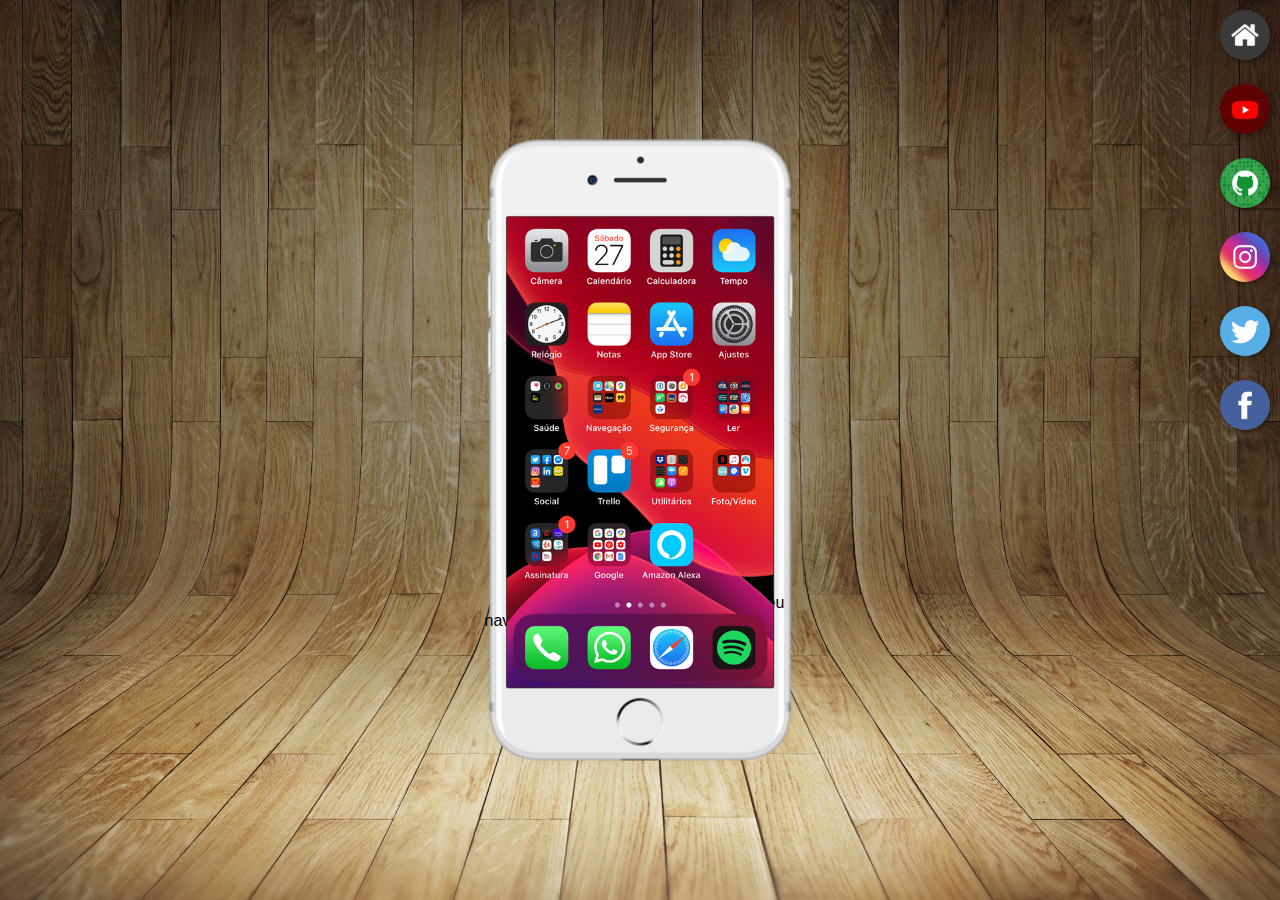
<file: index.html>
<!DOCTYPE html>
<html lang="pt-br">
<head>
    <meta charset="UTF-8">
    <meta name="viewport" content="width=device-width, initial-scale=1.0">
    <link rel="shortcut icon" href="favicon.ico" type="image/x-icon">
    <link rel="stylesheet" href="estilos/style.css">
    <title>Projeto Redes Sociais</title>
<body>

    <main>

        <section id="telefone">
            <iframe src="home.html" name="tela" id="tela" frameborder="0"></iframe>
            Seu navegador não é compativiel com isso




        </section>

        <section id="redes-sociais">
            <a href="home.html" target="tela"><img src="imagens/logo-home.jpg" alt="Home"></a><br>
            <a href="youtube.html" target="tela"><img src="imagens/logo-youtube.jpg" alt="YouTube"></a><br>
            <a href="github.html" target="tela"><img src="imagens/logo-github.jpg" alt="Github"></a><br>
            <a href="#" target="tela"><img src="imagens/logo-instagram.jpg" alt="Instagram"></a><br>
            <a href="#" target="tela"><img src="imagens/logo-twitter.jpg" alt="Twitter"></a><br>
            <a href="#" target="tela"><img src="imagens/logo-facebook.jpg" alt="Facebook"></a>
        </section>




    </main>
    
</body>
</html>
</file>
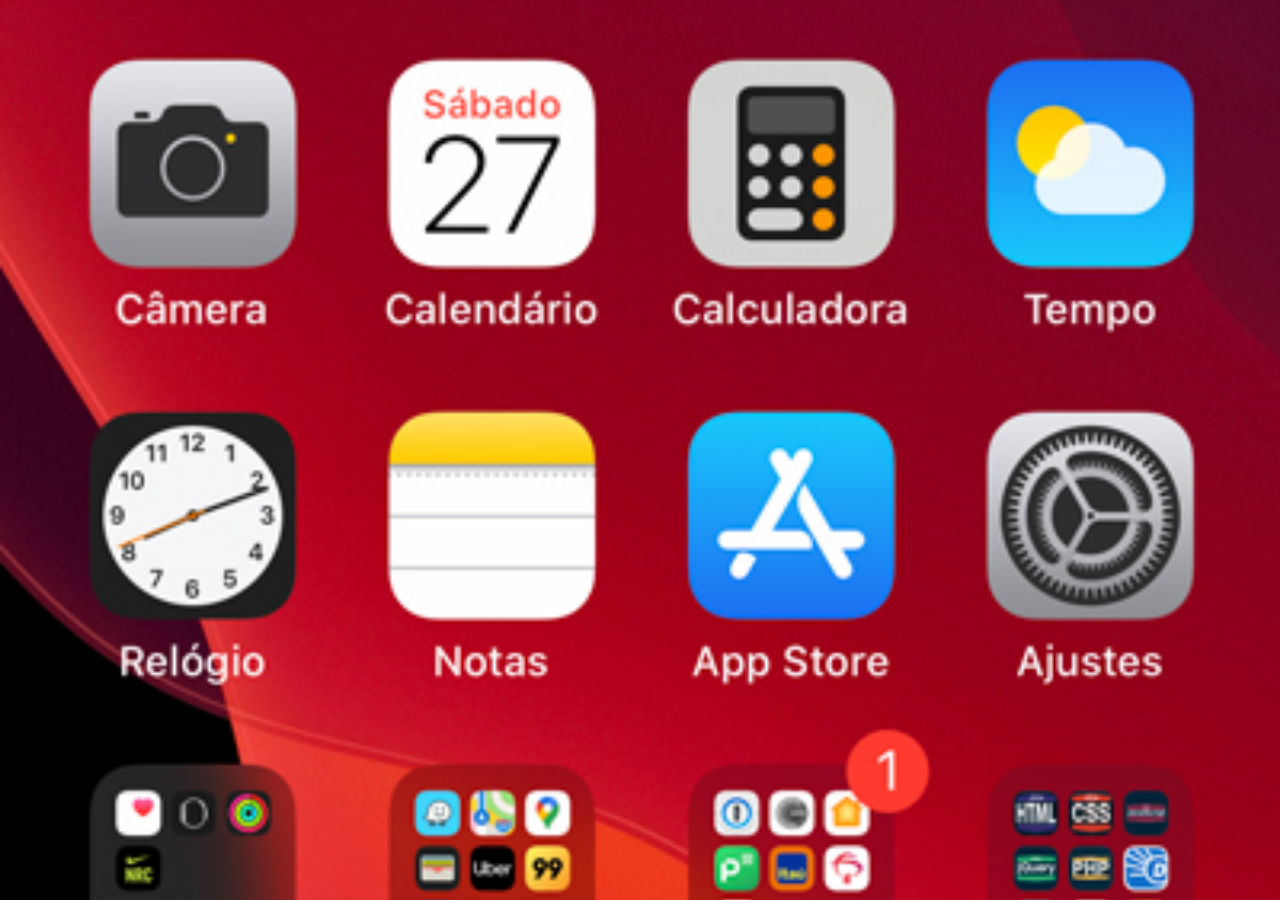
<file: home.html>
<!DOCTYPE html>
<html lang="pt-br">
<head>
    <meta charset="UTF-8">
    <meta name="viewport" content="width=device-width, initial-scale=1.0">
    <title>Home</title>
    
</head>
<style>

    *{
        margin: 0px;
        padding: 0px;
    }

    body{
        width: 100vw;
        height: 100vh;
        background: black url('imagens/tela-home.jpg') no-repeat top center;
        background-size: cover;
     }




</style>
<body>
    
</body>
</html>
</file>
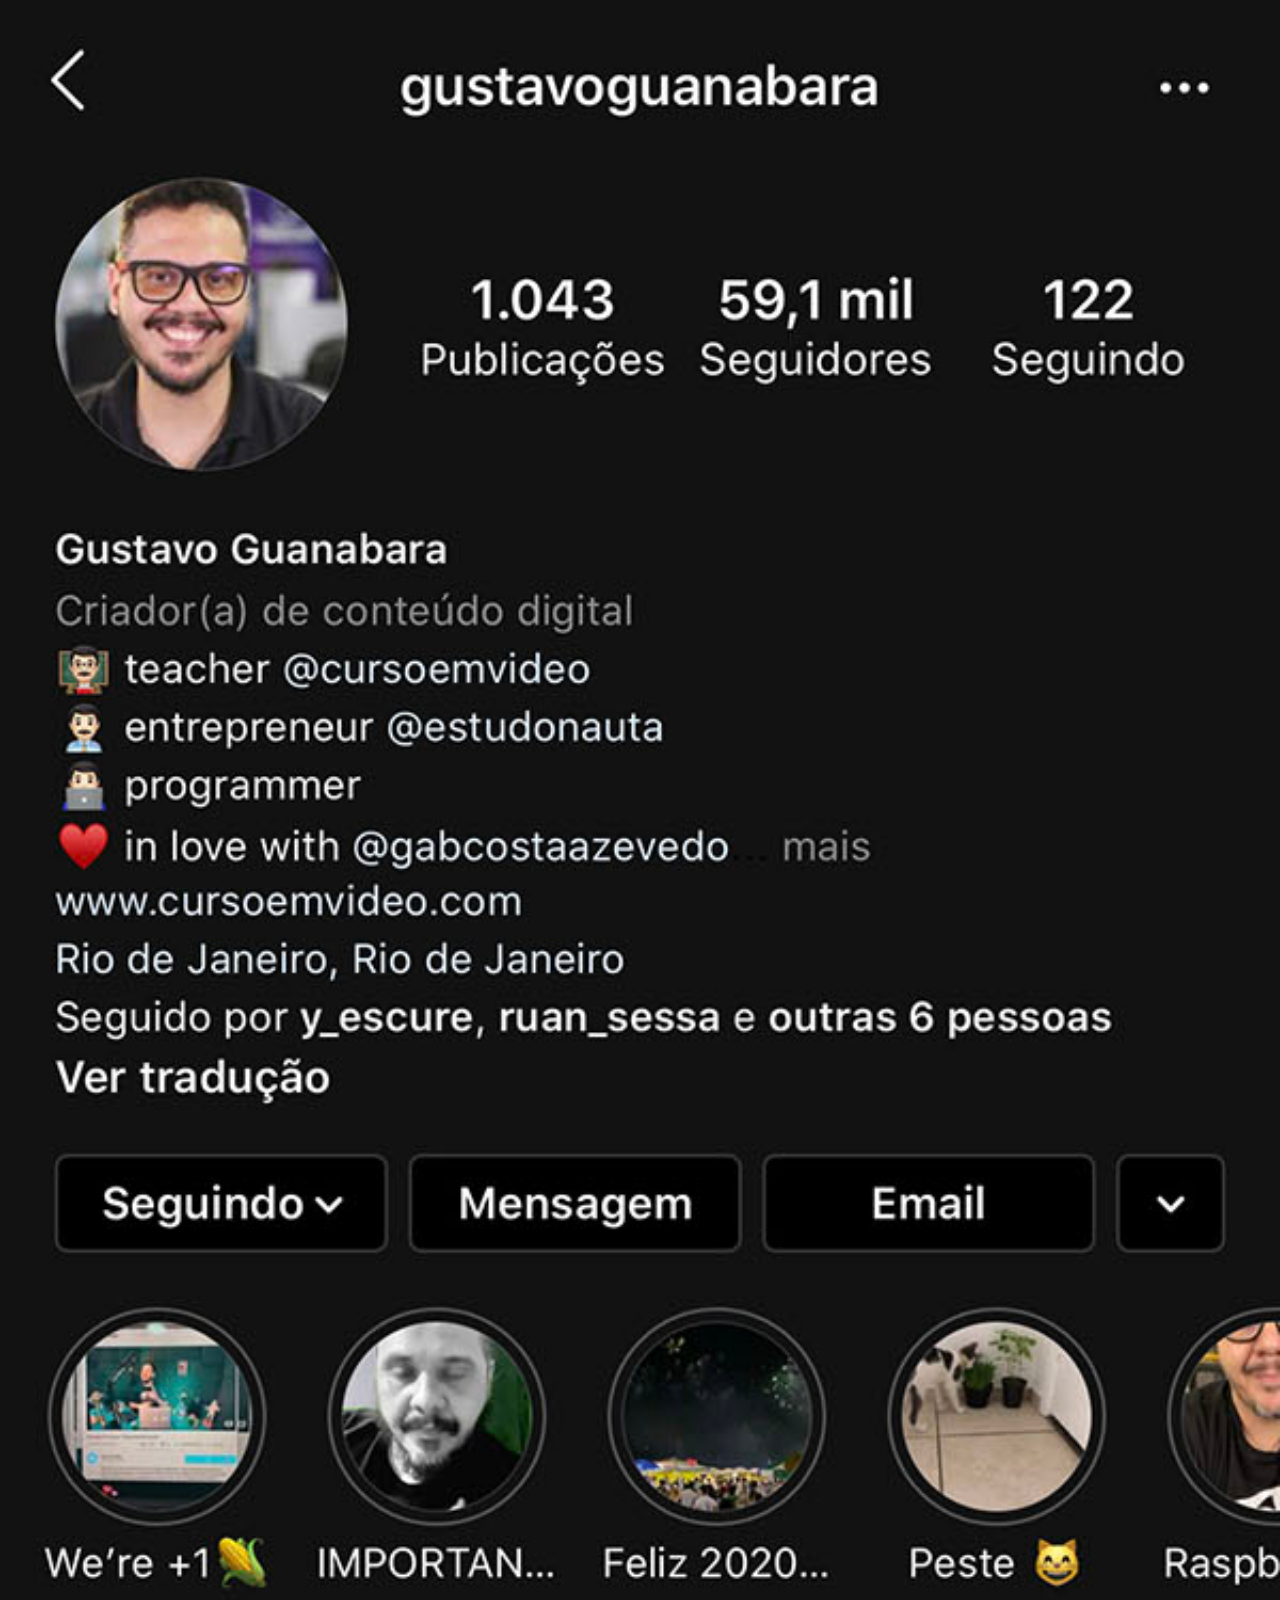
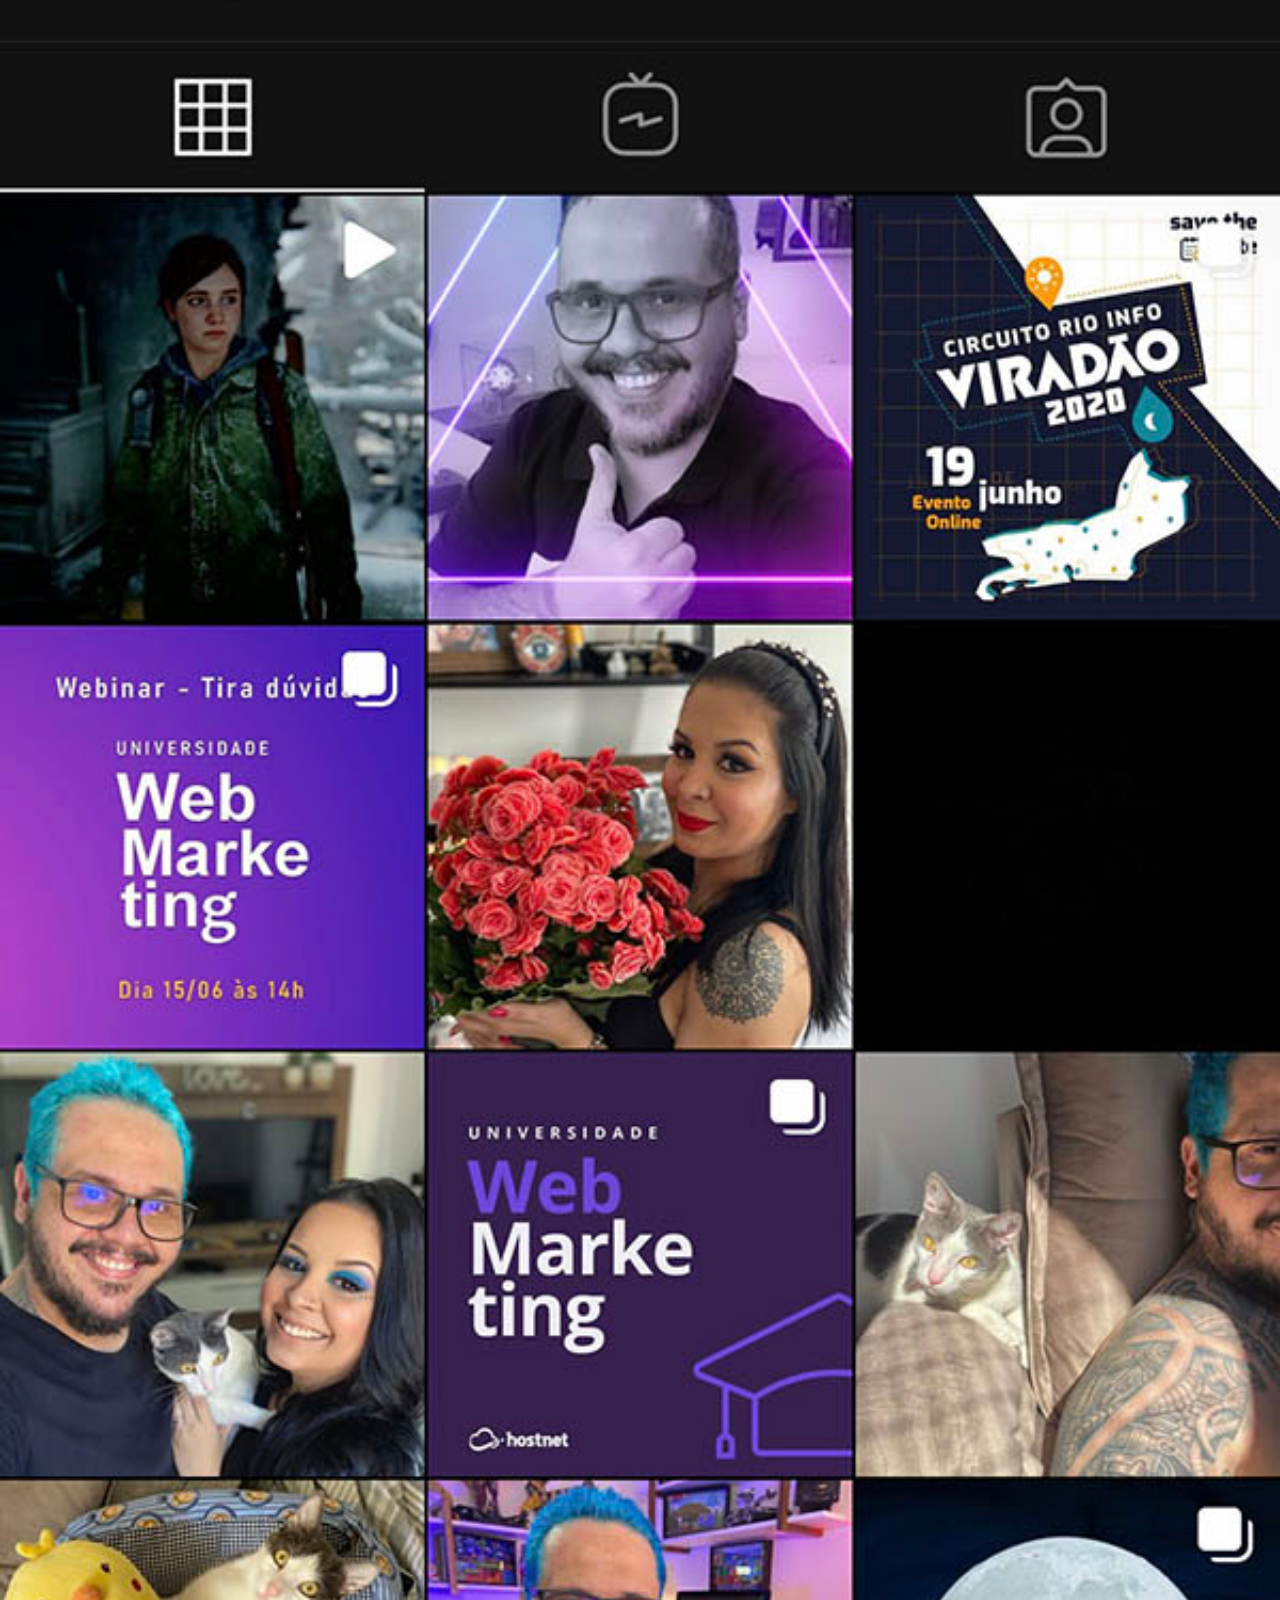
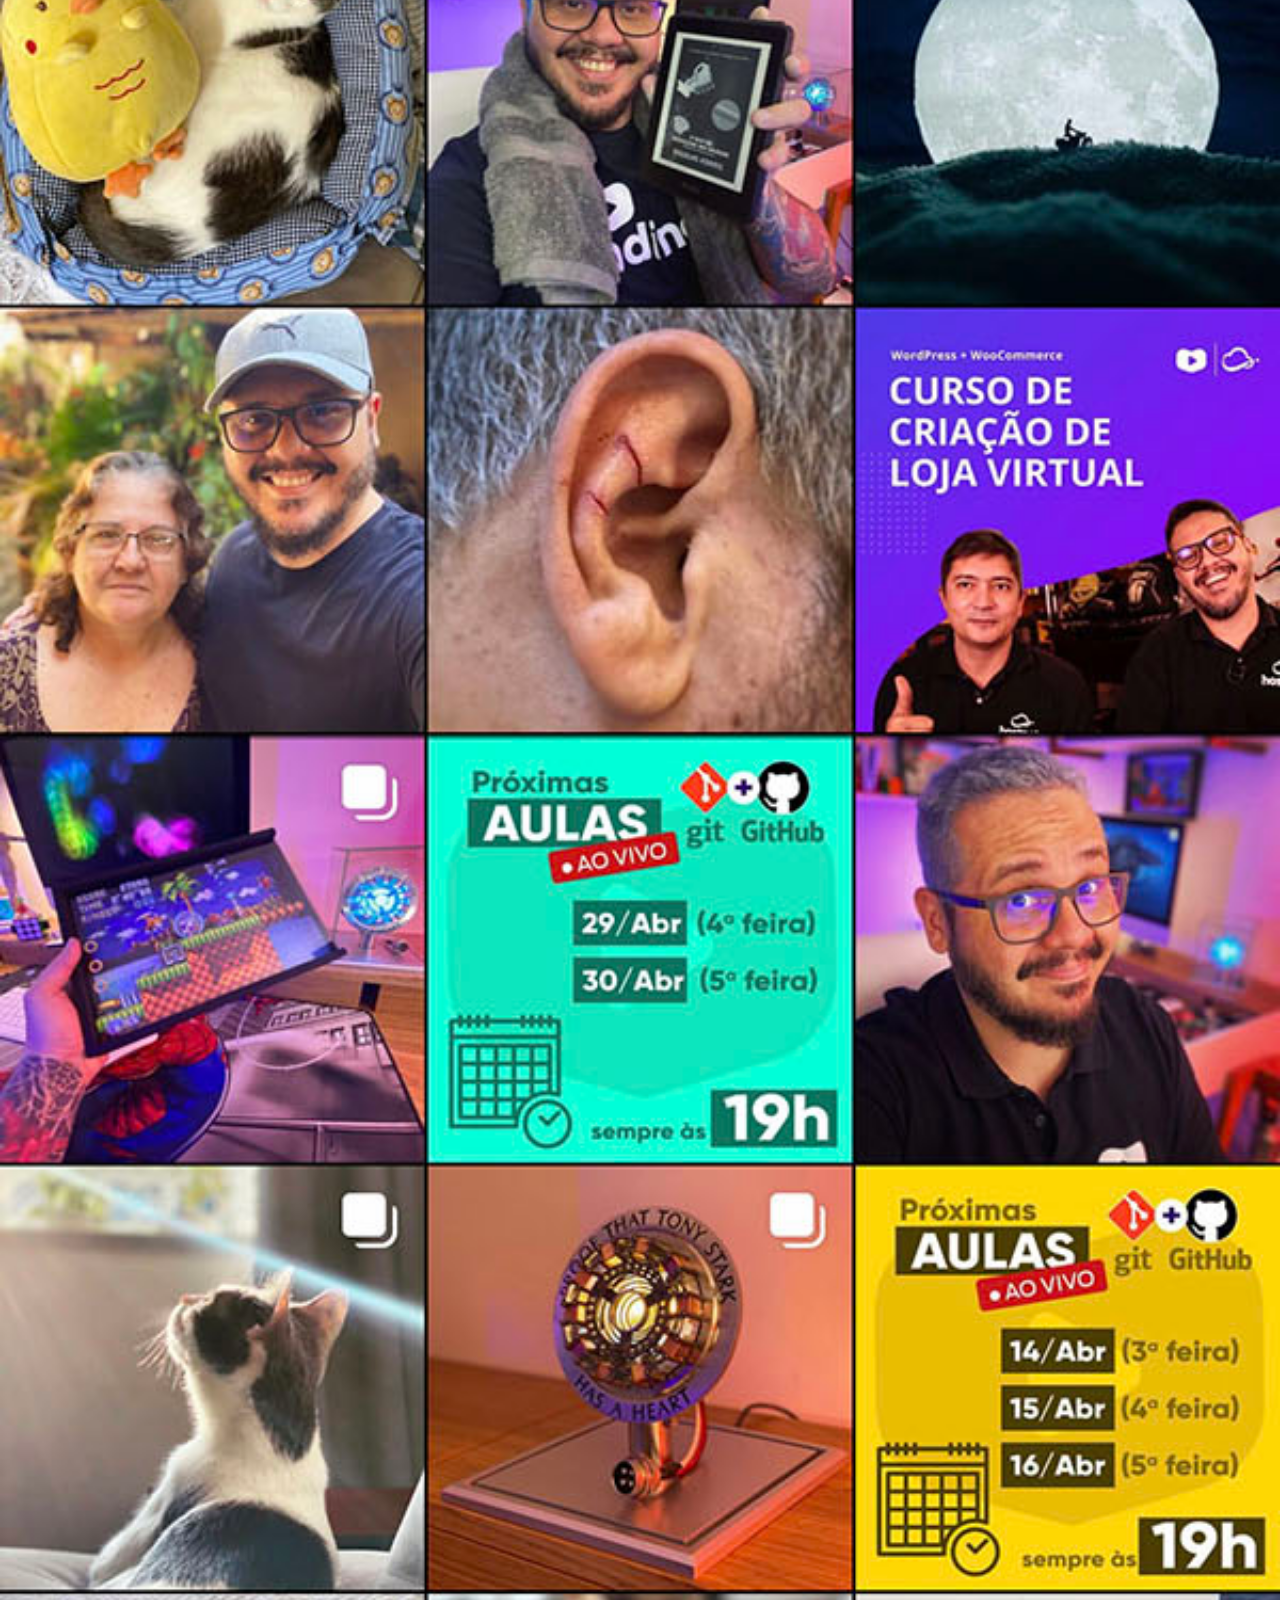
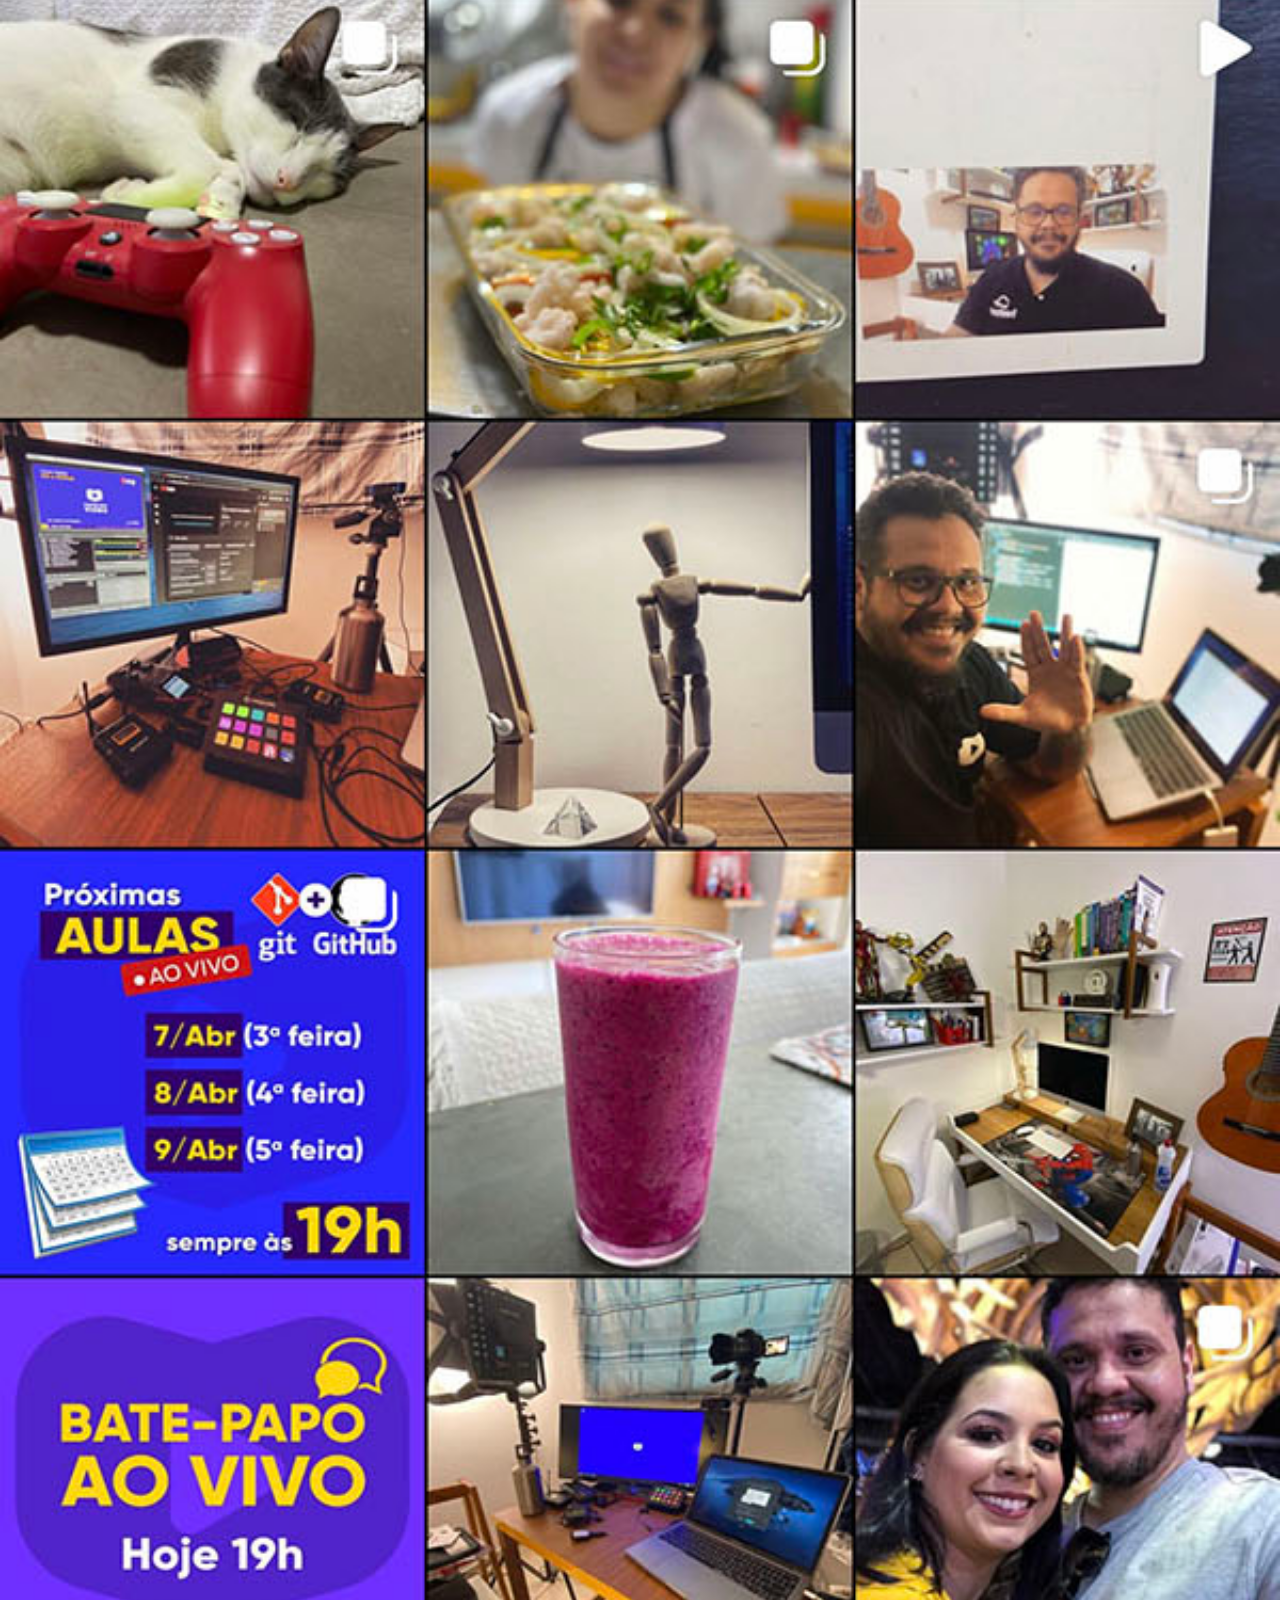
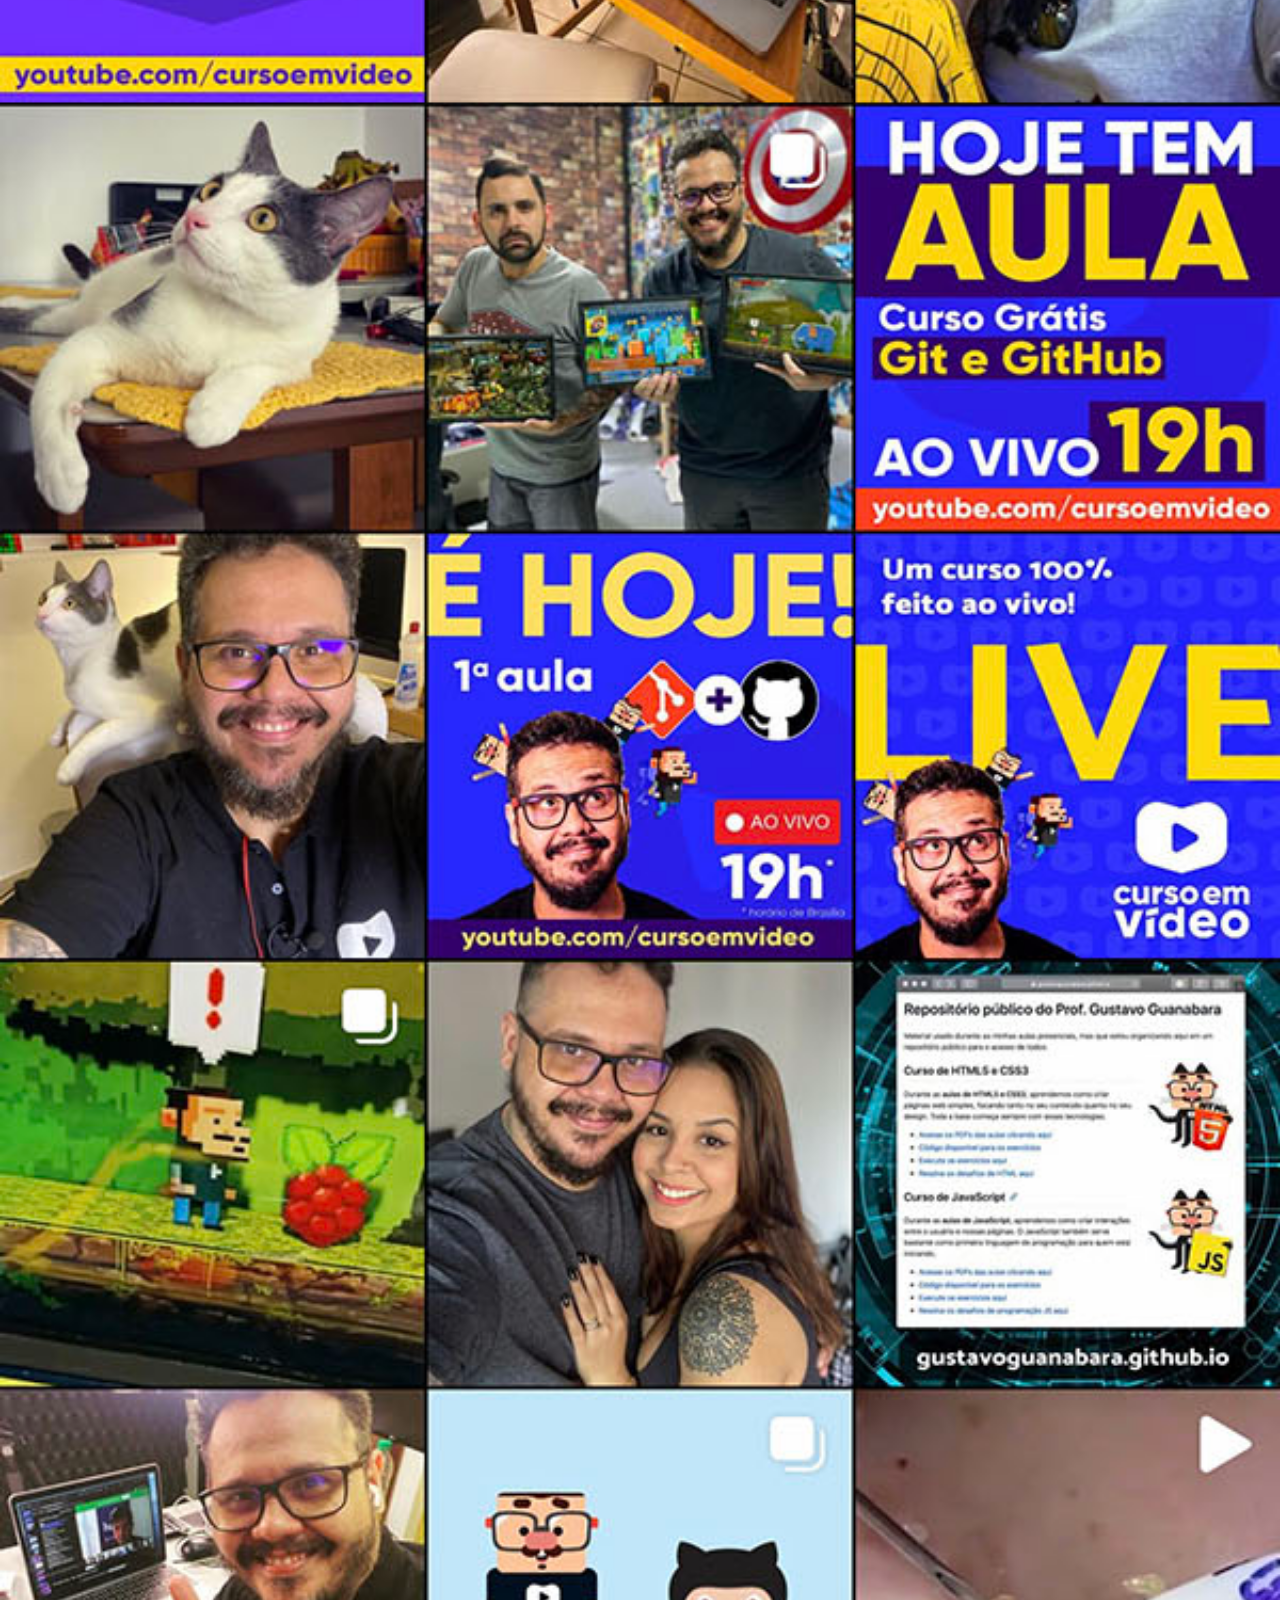
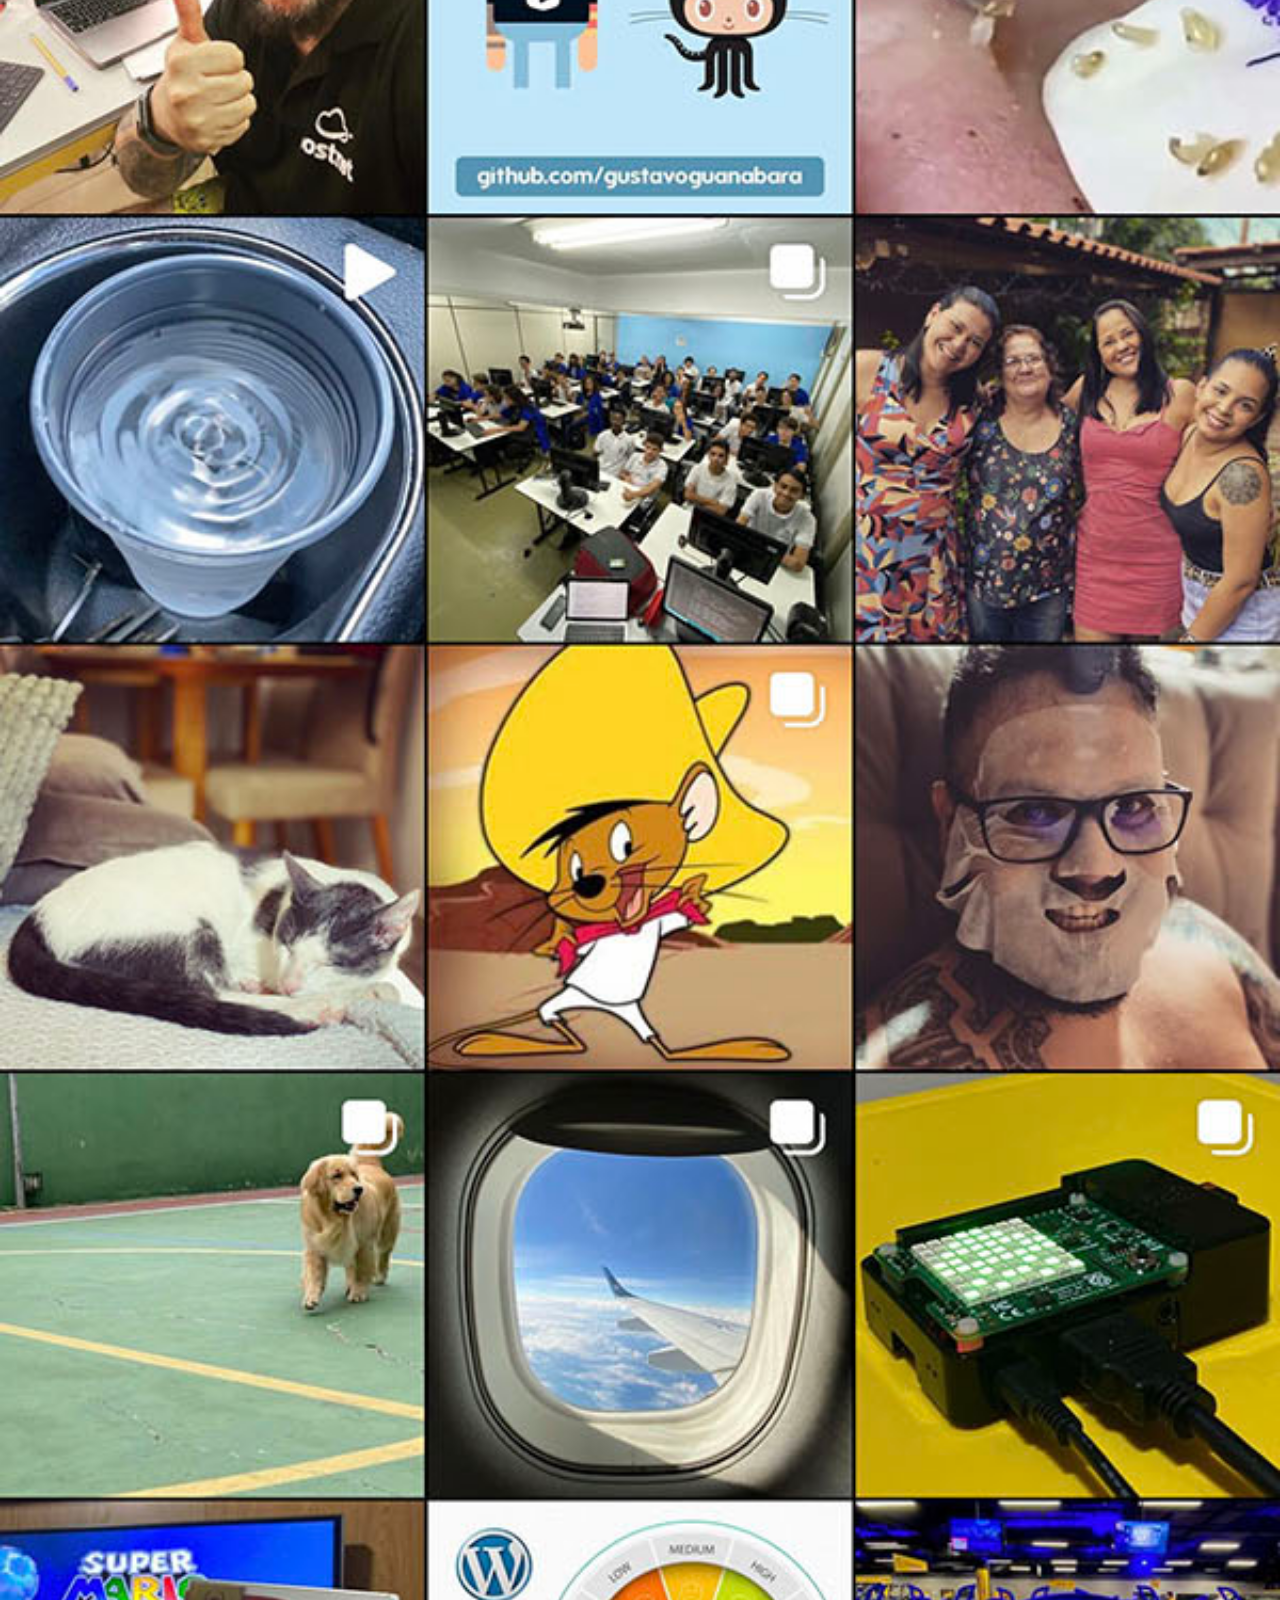
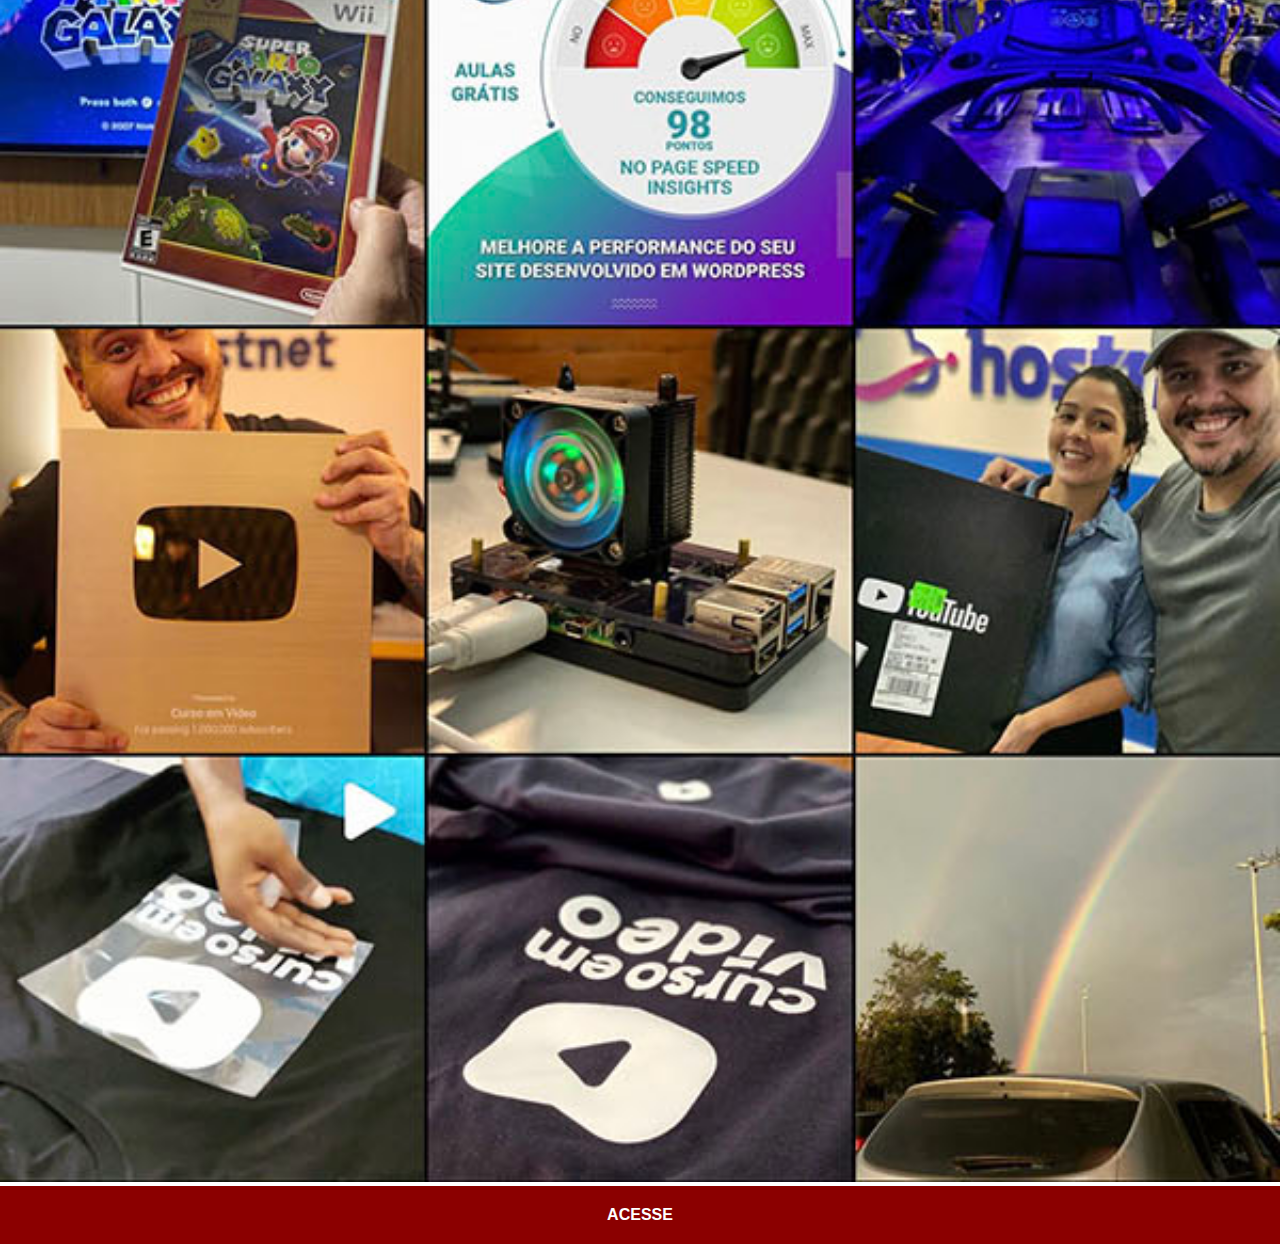
<file: instagram.html>
<!DOCTYPE html>
<html lang="pt-br">
<head>
    <meta charset="UTF-8">
    <meta name="viewport" content="width=device-width, initial-scale=1.0">
    <title>Instagram</title>
    <link rel="stylesheet" href="estilos/social.css">
</head>
<body>

    <img src="imagens/tela-instagram.jpg" alt="Instagram">
    <a href="https://www.instagram.com/gustavoguanabara/" target="_blank">ACESSE</a>
    
</body>
</html>
</file>
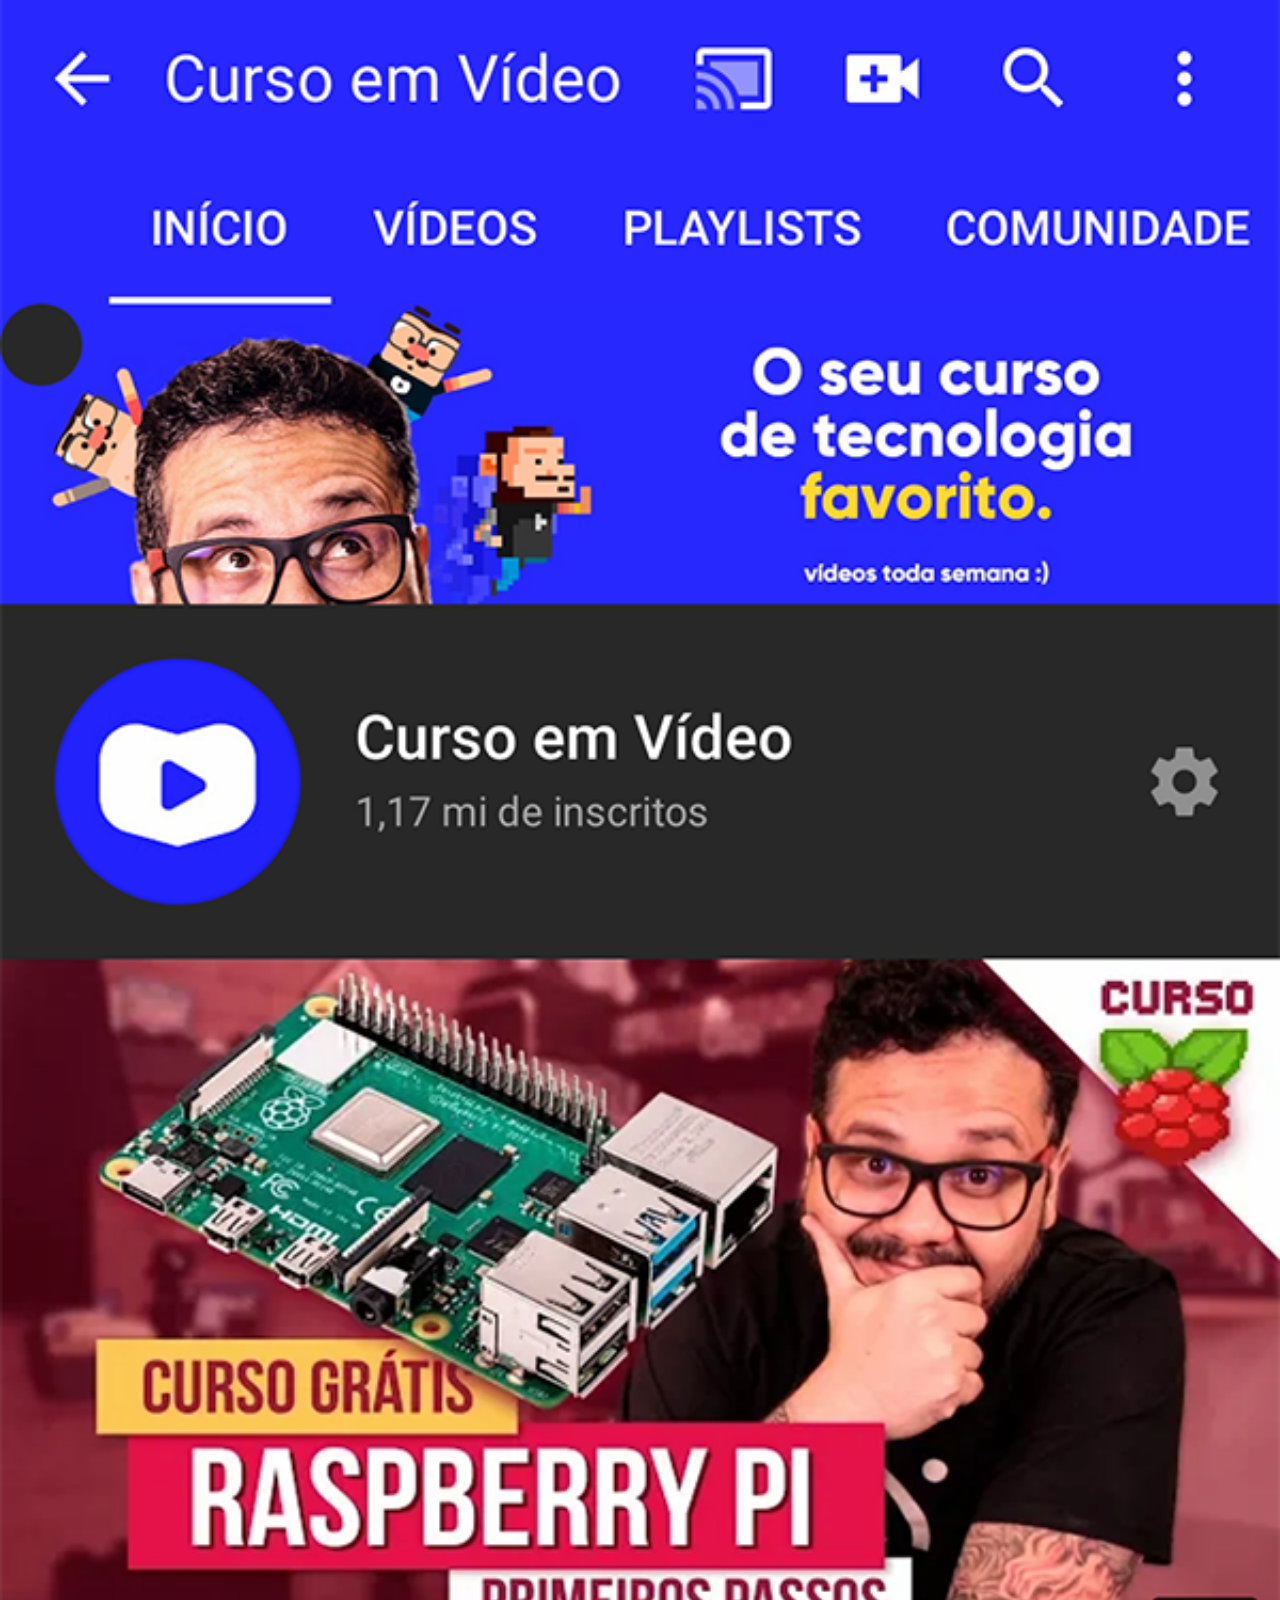
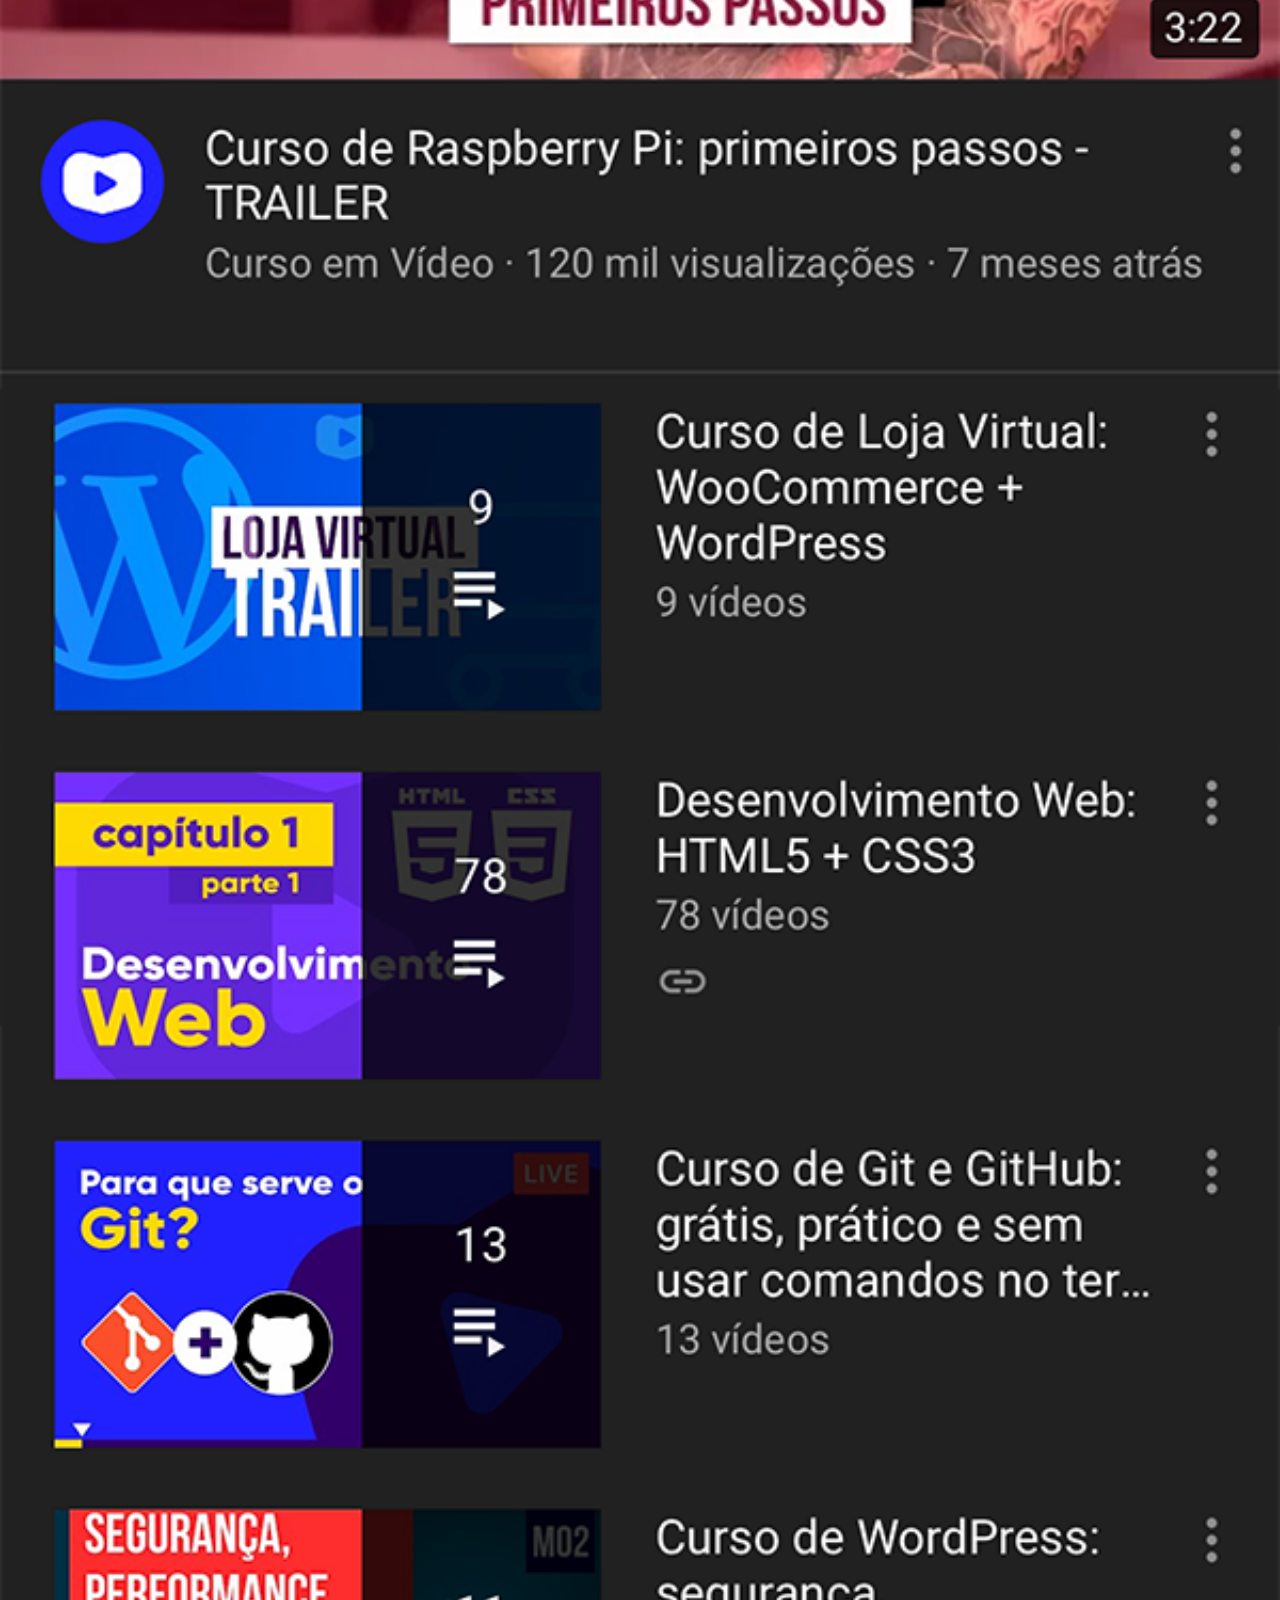
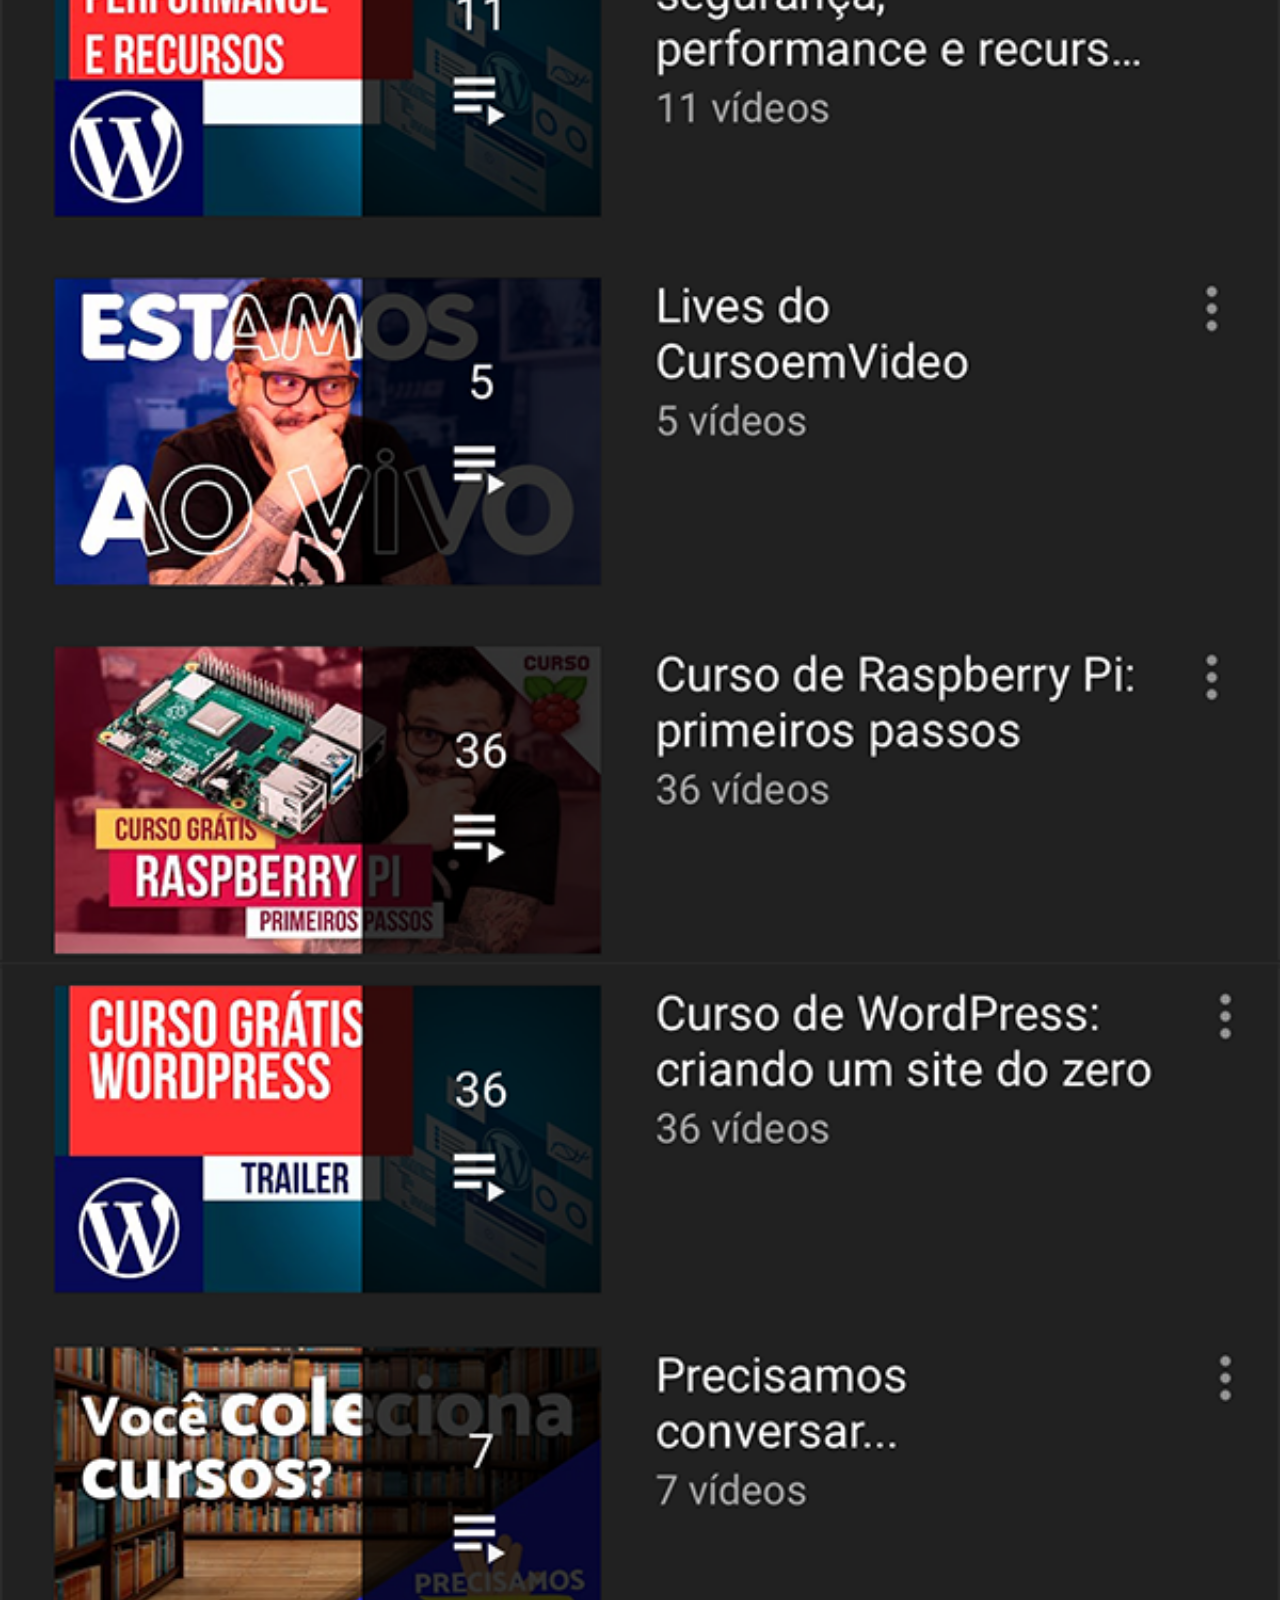
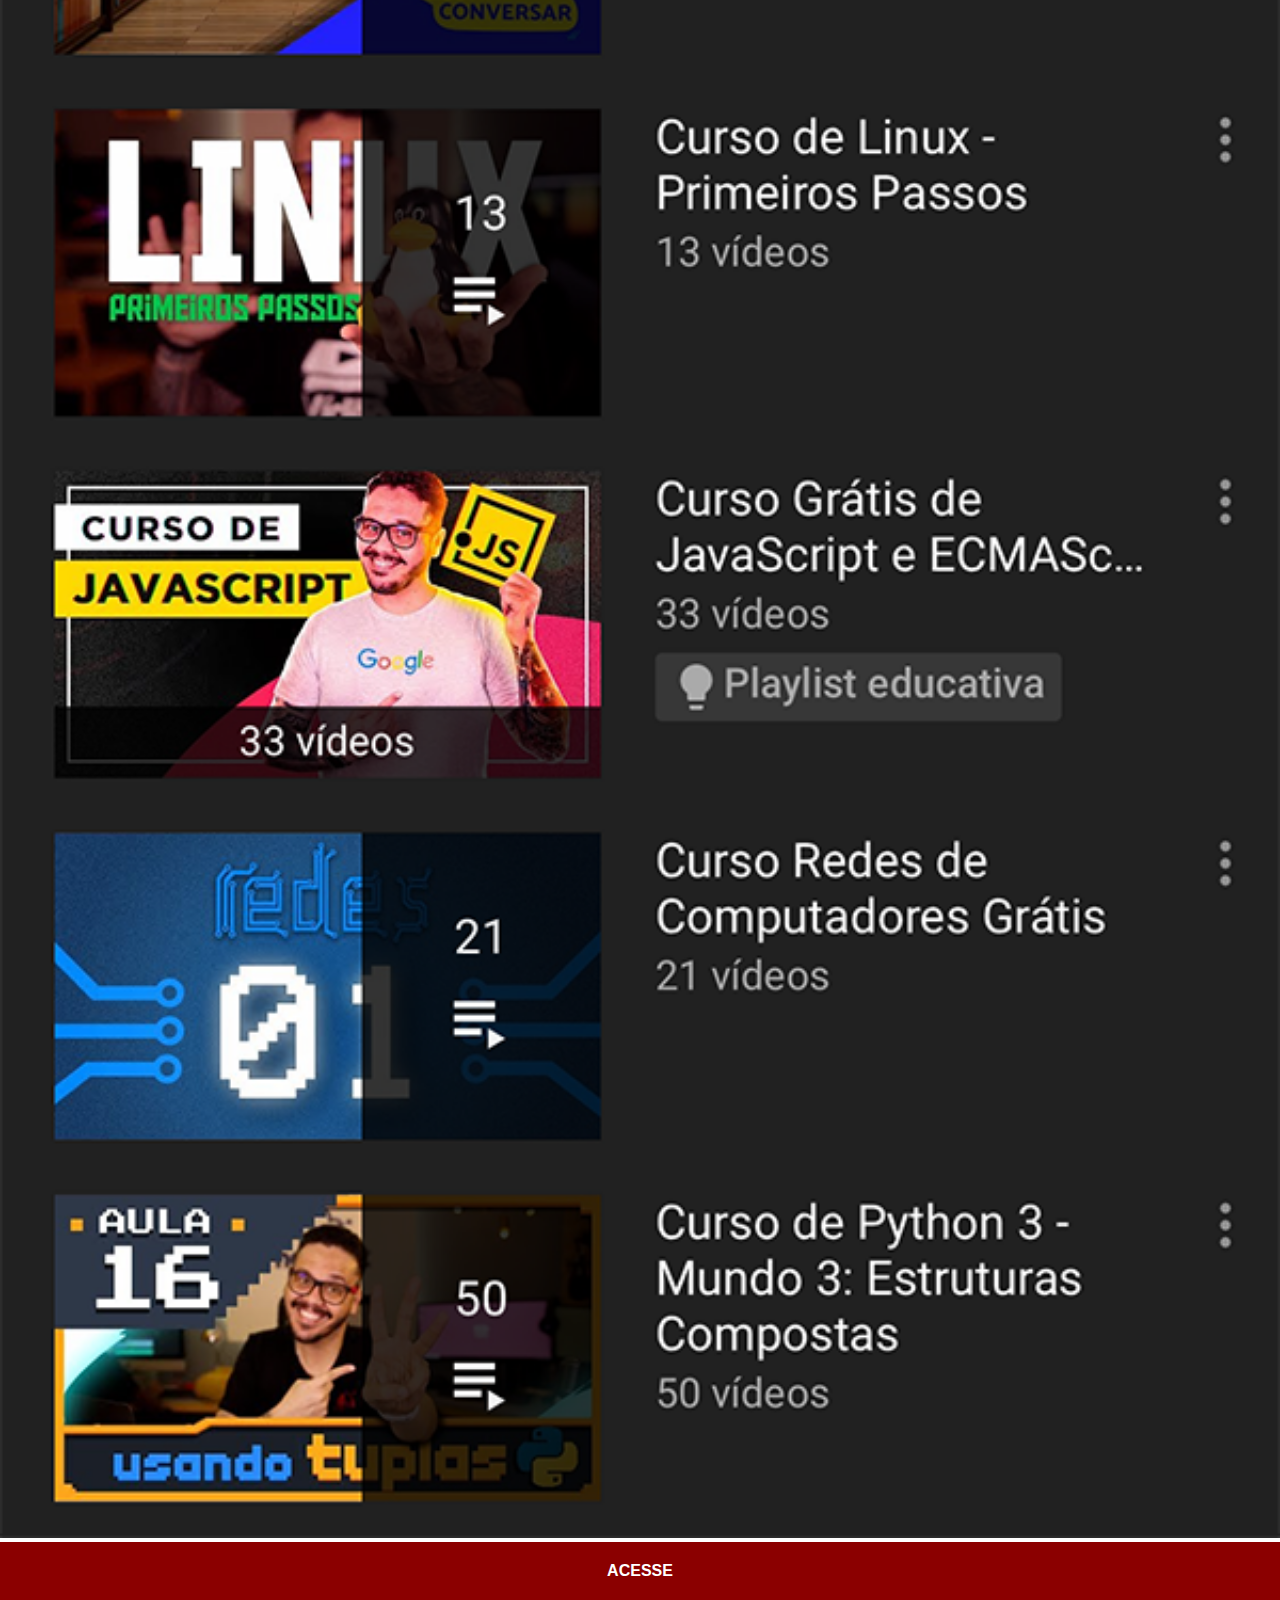
<file: youtube.html>
<!DOCTYPE html>
<html lang="pt-br">
<head>
    <meta charset="UTF-8">
    <meta name="viewport" content="width=device-width, initial-scale=1.0">
    <title>YouTube</title>
    <link rel="stylesheet" href="estilos/social.css">
</head>
<body>
    <img src="imagens/tela-youtube.png" alt="YouTube">
    <a href="https://www.youtube.com/@CursoemVideo/playlists" target="_blank">ACESSE</a>
    
</body>
</html>
</file>
<file: estilos/style.css>
@charset "utf-8";

*{
    margin: 0px;
    padding: 0px;
    font-family: Arial, Helvetica, sans-serif;
}


html, body{
    height:100vh;
    width: 100vw;
}

body{
    background: url(../imagens/fundo-madeira.jpg) 
    no-repeat top center;
    background-size: cover;
    background-attachment: fixed;
}

main{
    position: relative;
    height: 100vh;
    

}

section#telefone{
    position: absolute;
    top: 50%;
    left: 50%;
    transform: translate(-50%, -50%);


    height: 627px;
    width: 311px;
    background: url(../imagens/frame-iphone.png) no-repeat;
}


iframe#tela{
   position: relative; 
   top: 80px;
   left: 22px;
   width: 267px;
   height: 471px;
}

section#redes-sociais{
    text-align: right;

}

section#redes-sociais img{
    width: 50px;
    margin: 10px;
    border-radius: 50%;
   box-shadow: 2px 2px 5px rgba(0, 0, 0, 0.400);
   box-sizing: border-box;
}

section#redes-sociais img:hover{
    border: 2px solid rgba(255, 255, 255, 0.600) ;
    transform: translate(-3px,-3px);
    box-shadow: 5px 5px 10px rgba(0, 0, 0, 0.600);
    transition: transform .5s;
}
</file>
<file: estilos/social.css>
@charset "UTF-8";

*{
    margin: 0px;
    padding: 0px;
    font-family: Arial, Helvetica, sans-serif;
}

::::-webkit-scrollbar{
    width: 0px;
    height: 0px;
}

img{
    width: 100vw;
}

a{
    display: block;
    background-color:darkred;
    color: white;
    padding: 20px;
    text-align: center;
    font-weight: bolder;
    text-decoration: none;

}

a:hover{
    background-color: red;
}
</file>
